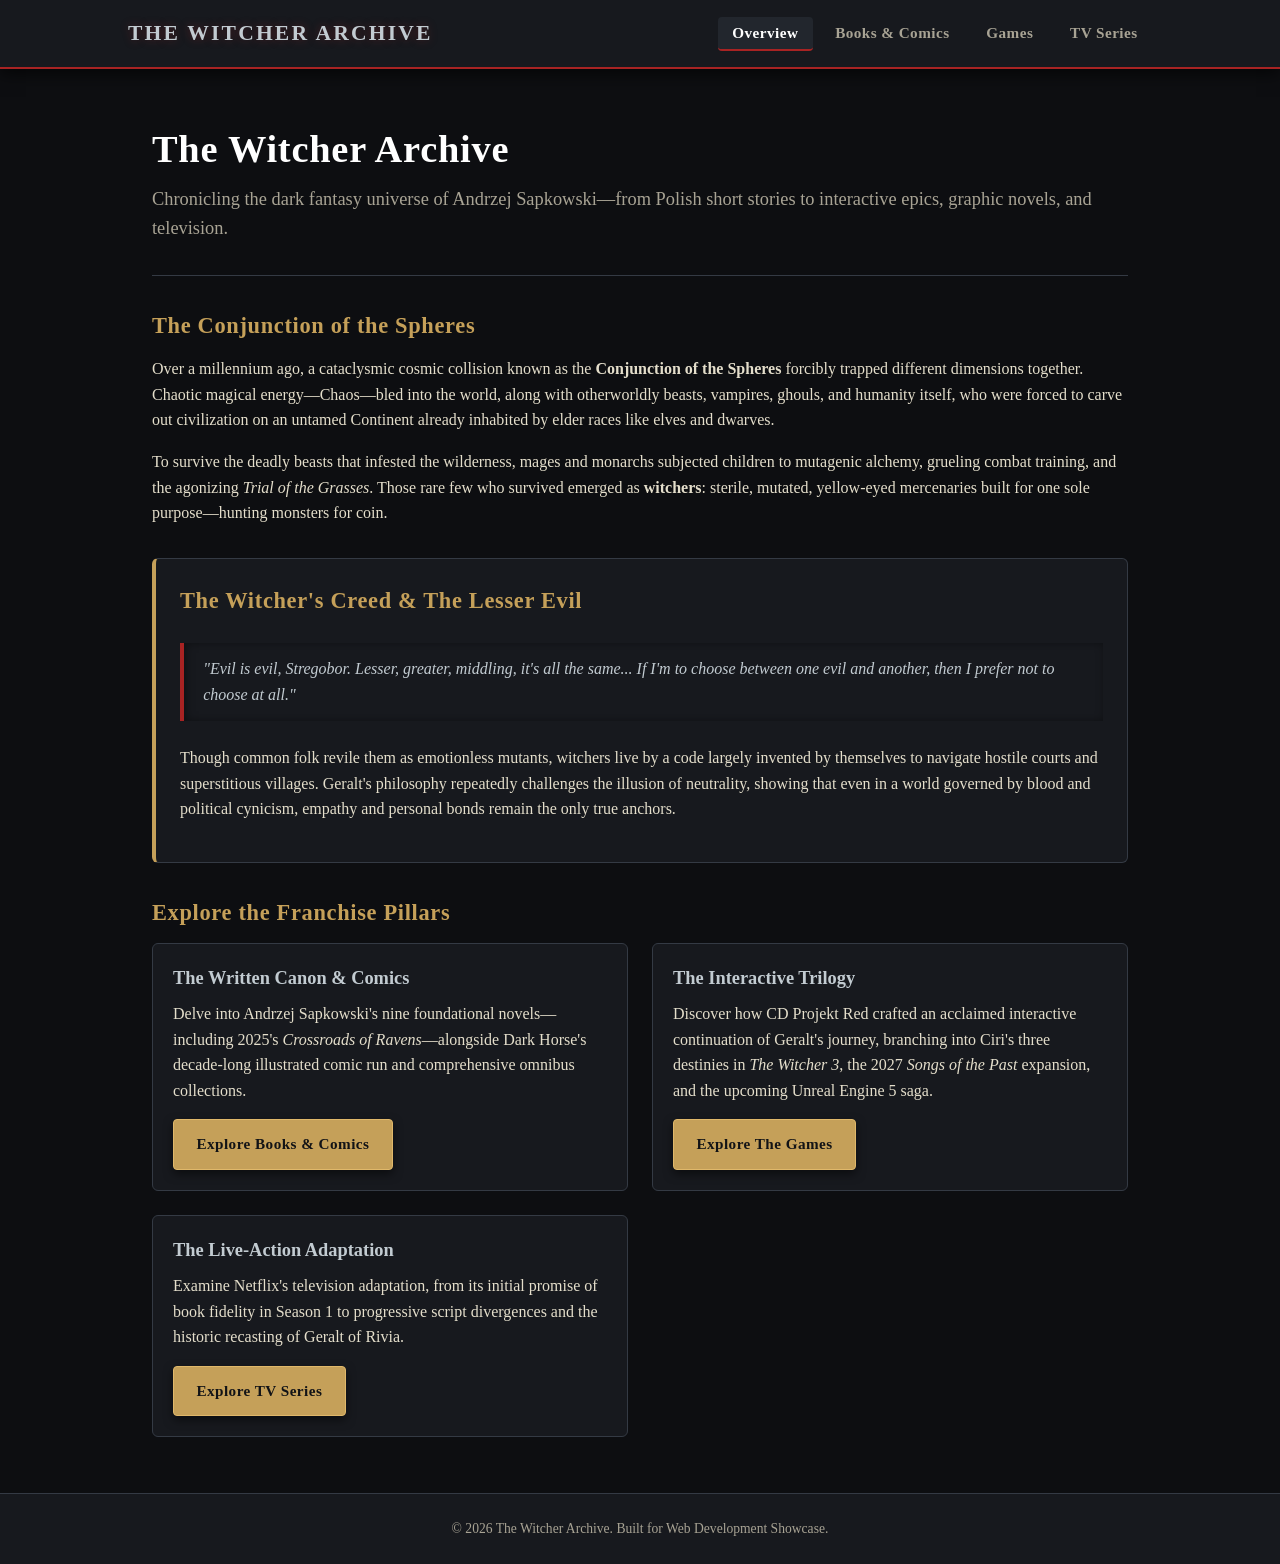
<file: index.html>
<!DOCTYPE html>
<html lang="en">
<head>
  <meta charset="UTF-8">
  <meta name="viewport" content="width=device-width, initial-scale=1.0">
  <meta name="description" content="An exhaustive archive exploring Andrzej Sapkowski's Witcher universe across books, video games, comics, and television.">
  <title>The Witcher Archive | Overview</title>
  <link rel="stylesheet" href="style.css">
</head>
<body>
  <header>
    <div class="header-container">
      <span class="site-logo">The Witcher Archive</span>
      <nav aria-label="Main Navigation">
        <ul class="nav-list">
          <li><a href="index.html" class="active">Overview</a></li>
          <li><a href="screenings.html">Books & Comics</a></li>
          <li><a href="workshops.html">Games</a></li>
          <li><a href="collaborations.html">TV Series</a></li>
        </ul>
      </nav>
    </div>
  </header>

  <main>
    <section class="hero">
      <h1>The Witcher Archive</h1>
      <p class="lead">Chronicling the dark fantasy universe of Andrzej Sapkowski—from Polish short stories to interactive epics, graphic novels, and television.</p>
    </section>

    <!-- 1. The Origin Lore -->
    <section class="content-block">
      <h2>The Conjunction of the Spheres</h2>
      <p>Over a millennium ago, a cataclysmic cosmic collision known as the <strong>Conjunction of the Spheres</strong> forcibly trapped different dimensions together. Chaotic magical energy—Chaos—bled into the world, along with otherworldly beasts, vampires, ghouls, and humanity itself, who were forced to carve out civilization on an untamed Continent already inhabited by elder races like elves and dwarves.</p>
      <p>To survive the deadly beasts that infested the wilderness, mages and monarchs subjected children to mutagenic alchemy, grueling combat training, and the agonizing <em>Trial of the Grasses</em>. Those rare few who survived emerged as <strong>witchers</strong>: sterile, mutated, yellow-eyed mercenaries built for one sole purpose—hunting monsters for coin.</p>
    </section>

    <!-- 2. The Code & Philosophy (Flows directly from witcher origins) -->
    <section class="content-block feature-box">
      <h2>The Witcher's Creed & The Lesser Evil</h2>
      <blockquote>
        "Evil is evil, Stregobor. Lesser, greater, middling, it's all the same... If I'm to choose between one evil and another, then I prefer not to choose at all."
      </blockquote>
      <p>Though common folk revile them as emotionless mutants, witchers live by a code largely invented by themselves to navigate hostile courts and superstitious villages. Geralt's philosophy repeatedly challenges the illusion of neutrality, showing that even in a world governed by blood and political cynicism, empathy and personal bonds remain the only true anchors.</p>
    </section>

    <!-- 3. Navigation to Franchise Pillars -->
    <section class="content-block">
      <h2>Explore the Franchise Pillars</h2>
      <div class="content-grid">
        <article class="card">
          <h3>The Written Canon & Comics</h3>
          <p>Delve into Andrzej Sapkowski's nine foundational novels—including 2025's <em>Crossroads of Ravens</em>—alongside Dark Horse's decade-long illustrated comic run and comprehensive omnibus collections.</p>
          <div class="btn-container" style="margin-top: 1rem;">
            <a href="screenings.html" class="btn-cta">Explore Books & Comics</a>
          </div>
        </article>

        <article class="card">
          <h3>The Interactive Trilogy</h3>
          <p>Discover how CD Projekt Red crafted an acclaimed interactive continuation of Geralt's journey, branching into Ciri's three destinies in <em>The Witcher 3</em>, the 2027 <em>Songs of the Past</em> expansion, and the upcoming Unreal Engine 5 saga.</p>
          <div class="btn-container" style="margin-top: 1rem;">
            <a href="workshops.html" class="btn-cta">Explore The Games</a>
          </div>
        </article>

        <article class="card">
          <h3>The Live-Action Adaptation</h3>
          <p>Examine Netflix's television adaptation, from its initial promise of book fidelity in Season 1 to progressive script divergences and the historic recasting of Geralt of Rivia.</p>
          <div class="btn-container" style="margin-top: 1rem;">
            <a href="collaborations.html" class="btn-cta">Explore TV Series</a>
          </div>
        </article>
      </div>
    </section>
  </main>

  <footer>
    <p>&copy; 2026 The Witcher Archive. Built for Web Development Showcase.</p>
  </footer>
</body>
</html>
</file>
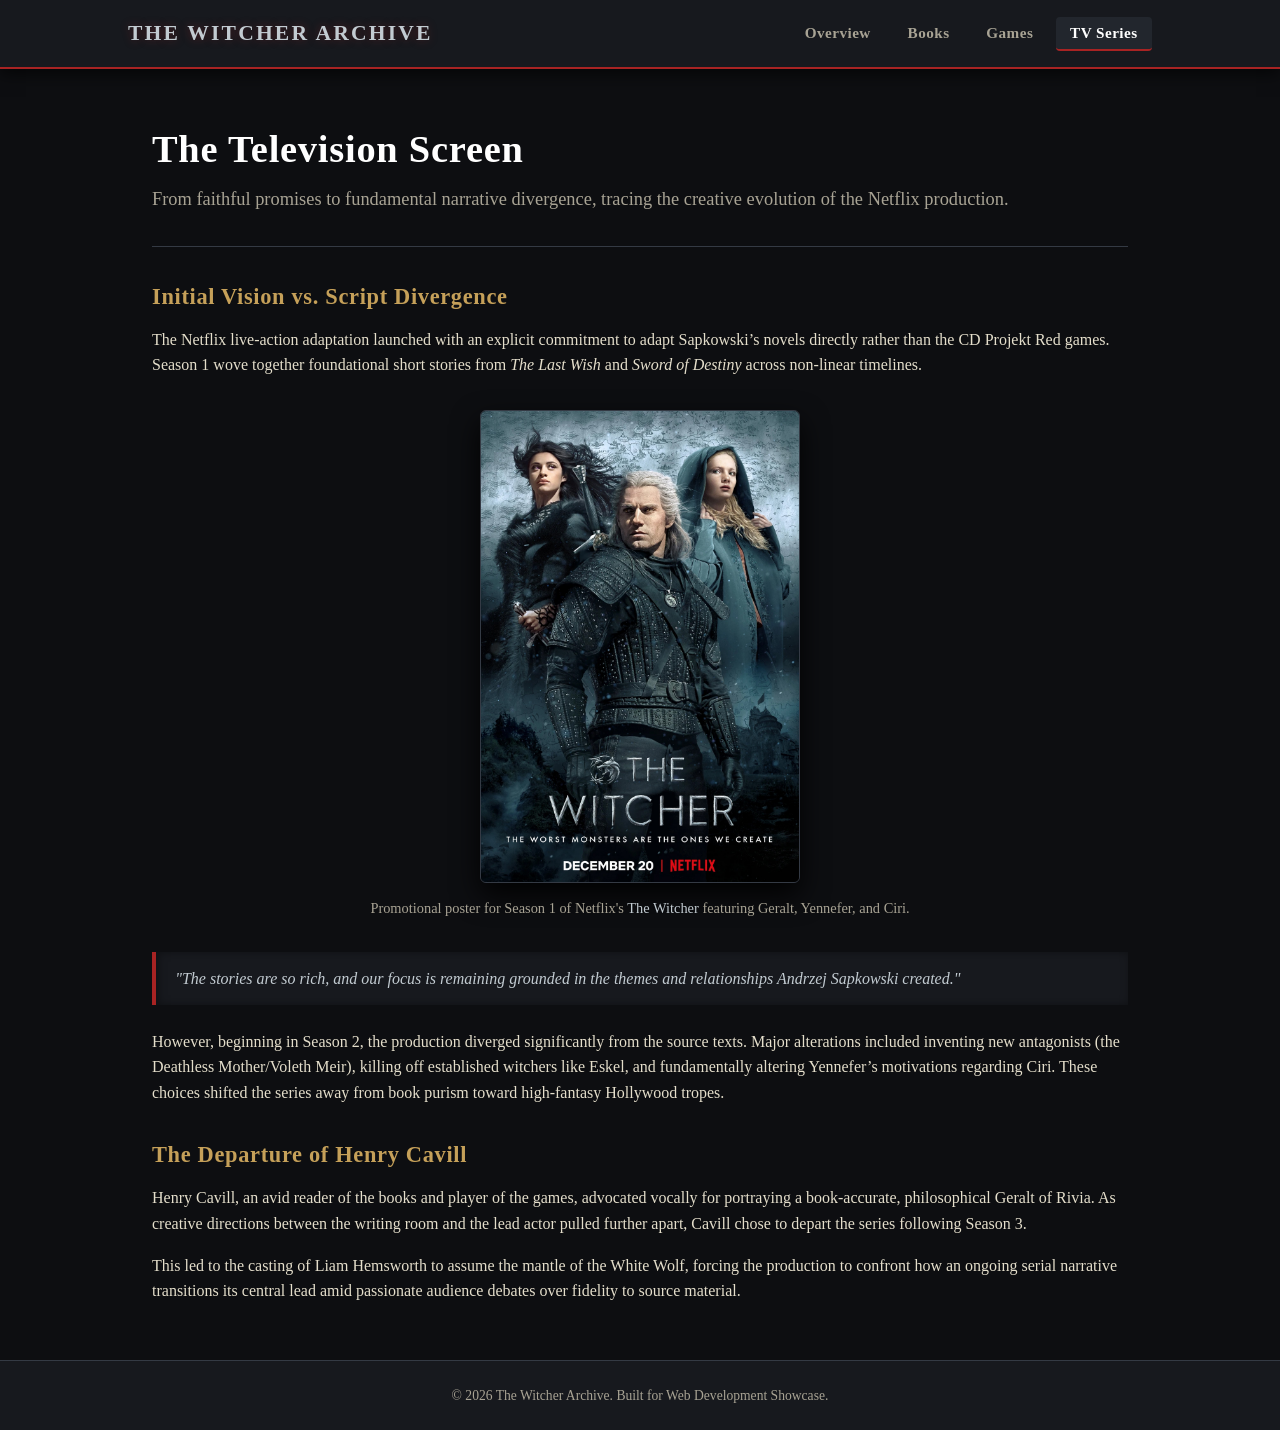
<file: collaborations.html>
<!DOCTYPE html>
<html lang="en">
<head>
  <meta charset="UTF-8">
  <meta name="viewport" content="width=device-width, initial-scale=1.0">
  <meta name="description" content="Examining the Netflix Witcher live-action adaptation, script divergences, and the recasting of Geralt.">
  <title>The Witcher Archive | The TV Series</title>
  <link rel="stylesheet" href="style.css">
</head>
<body>
  <header>
    <div class="header-container">
      <span class="site-logo">The Witcher Archive</span>
      <nav aria-label="Main Navigation">
        <ul class="nav-list">
          <li><a href="index.html">Overview</a></li>
          <li><a href="screenings.html">Books</a></li>
          <li><a href="workshops.html">Games</a></li>
          <li><a href="collaborations.html" class="active">TV Series</a></li>
        </ul>
      </nav>
    </div>
  </header>

  <main>
    <section class="hero">
      <h1>The Television Screen</h1>
      <p class="lead">From faithful promises to fundamental narrative divergence, tracing the creative evolution of the Netflix production.</p>
    </section>

    <section class="content-block">
      <h2>Initial Vision vs. Script Divergence</h2>
      <p>The Netflix live-action adaptation launched with an explicit commitment to adapt Sapkowski’s novels directly rather than the CD Projekt Red games. Season 1 wove together foundational short stories from <em>The Last Wish</em> and <em>Sword of Destiny</em> across non-linear timelines.</p>
      
      <figure class="media-container game-art-container">
        <img src="images/witcher-netflix.jpg" 
             alt="Official promotional poster for Netflix's The Witcher series featuring Geralt of Rivia flanked by Yennefer of Vengerberg and Princess Ciri." 
             class="responsive-img game-cover">
        <figcaption>Promotional poster for Season 1 of Netflix's <em>The Witcher</em> featuring Geralt, Yennefer, and Ciri.</figcaption>
      </figure>

      <blockquote cite="https://www.netflix.com">
        "The stories are so rich, and our focus is remaining grounded in the themes and relationships Andrzej Sapkowski created."
      </blockquote>

      <p>However, beginning in Season 2, the production diverged significantly from the source texts. Major alterations included inventing new antagonists (the Deathless Mother/Voleth Meir), killing off established witchers like Eskel, and fundamentally altering Yennefer’s motivations regarding Ciri. These choices shifted the series away from book purism toward high-fantasy Hollywood tropes.</p>
    </section>

    <section class="content-block">
      <h2>The Departure of Henry Cavill</h2>
      <p>Henry Cavill, an avid reader of the books and player of the games, advocated vocally for portraying a book-accurate, philosophical Geralt of Rivia. As creative directions between the writing room and the lead actor pulled further apart, Cavill chose to depart the series following Season 3.</p>
      <p>This led to the casting of Liam Hemsworth to assume the mantle of the White Wolf, forcing the production to confront how an ongoing serial narrative transitions its central lead amid passionate audience debates over fidelity to source material.</p>
    </section>
  </main>

  <footer>
    <p>&copy; 2026 The Witcher Archive. Built for Web Development Showcase.</p>
  </footer>
</body>
</html>
</file>
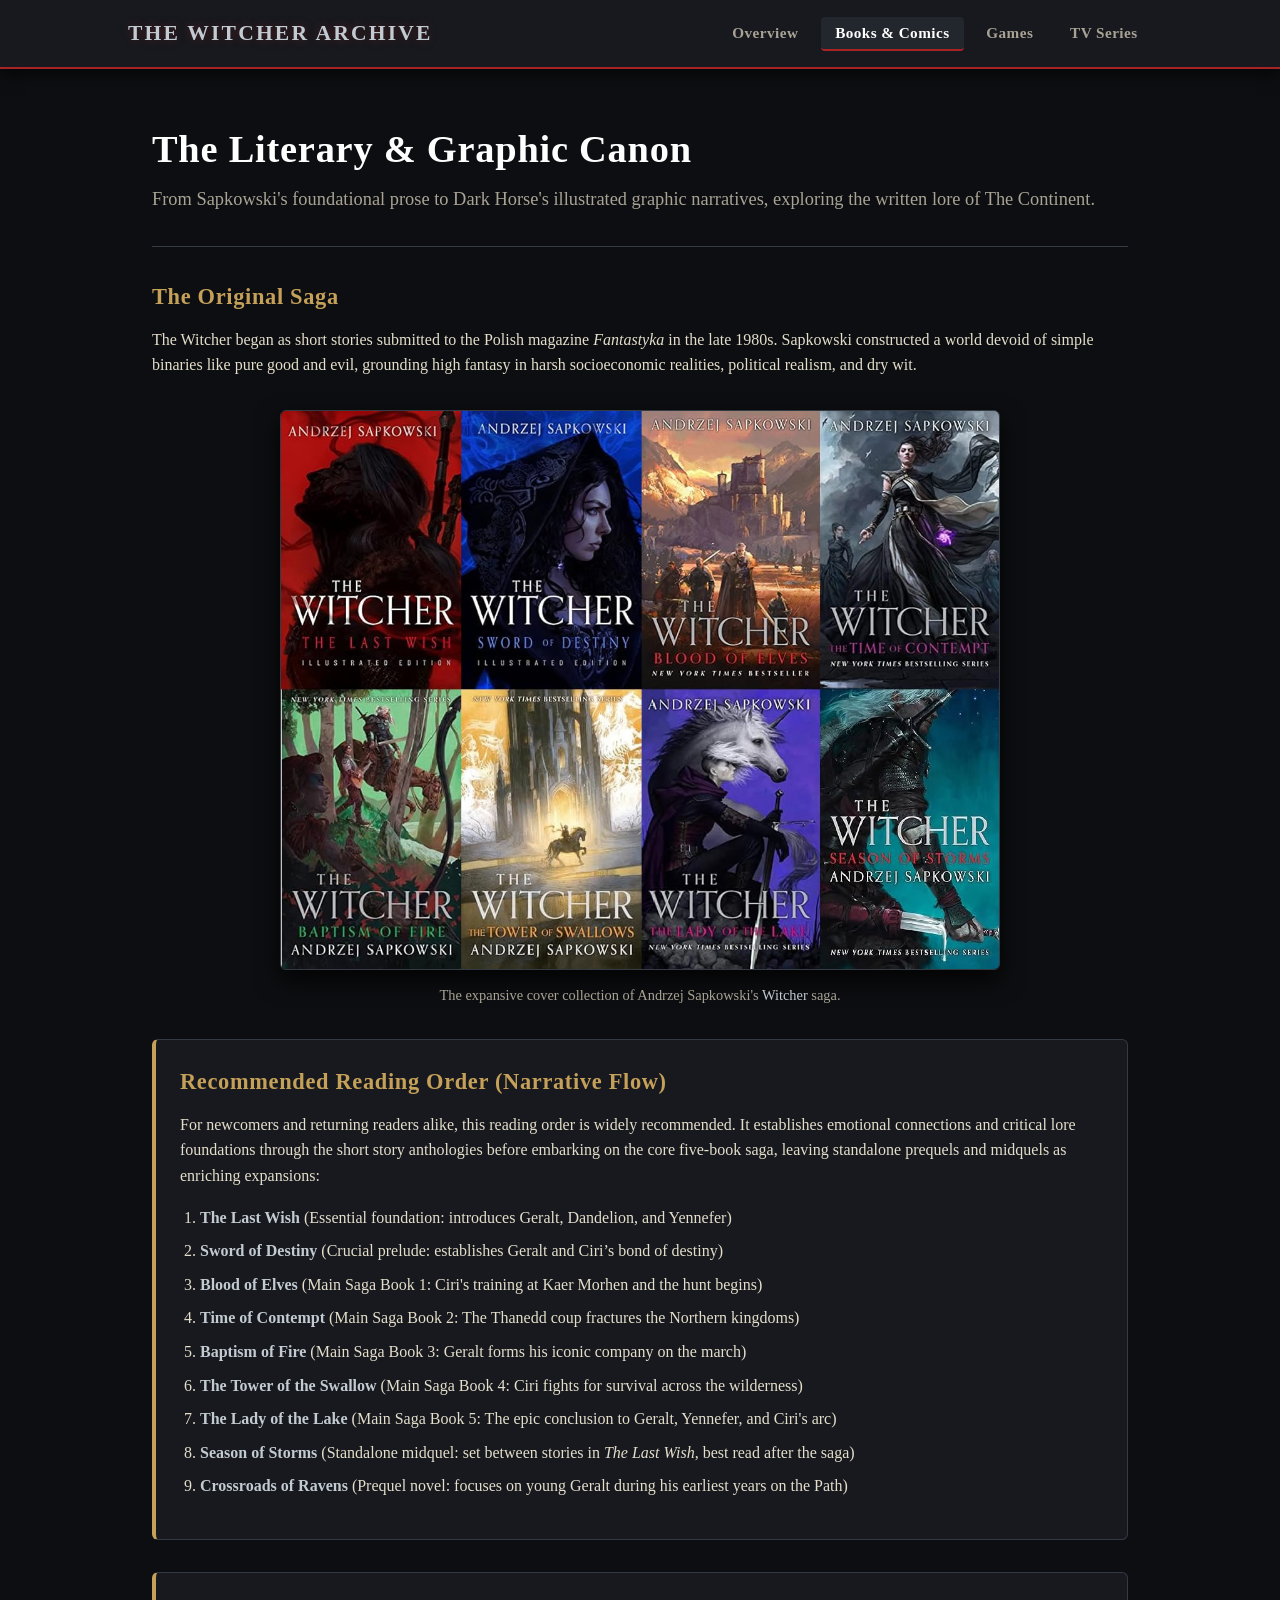
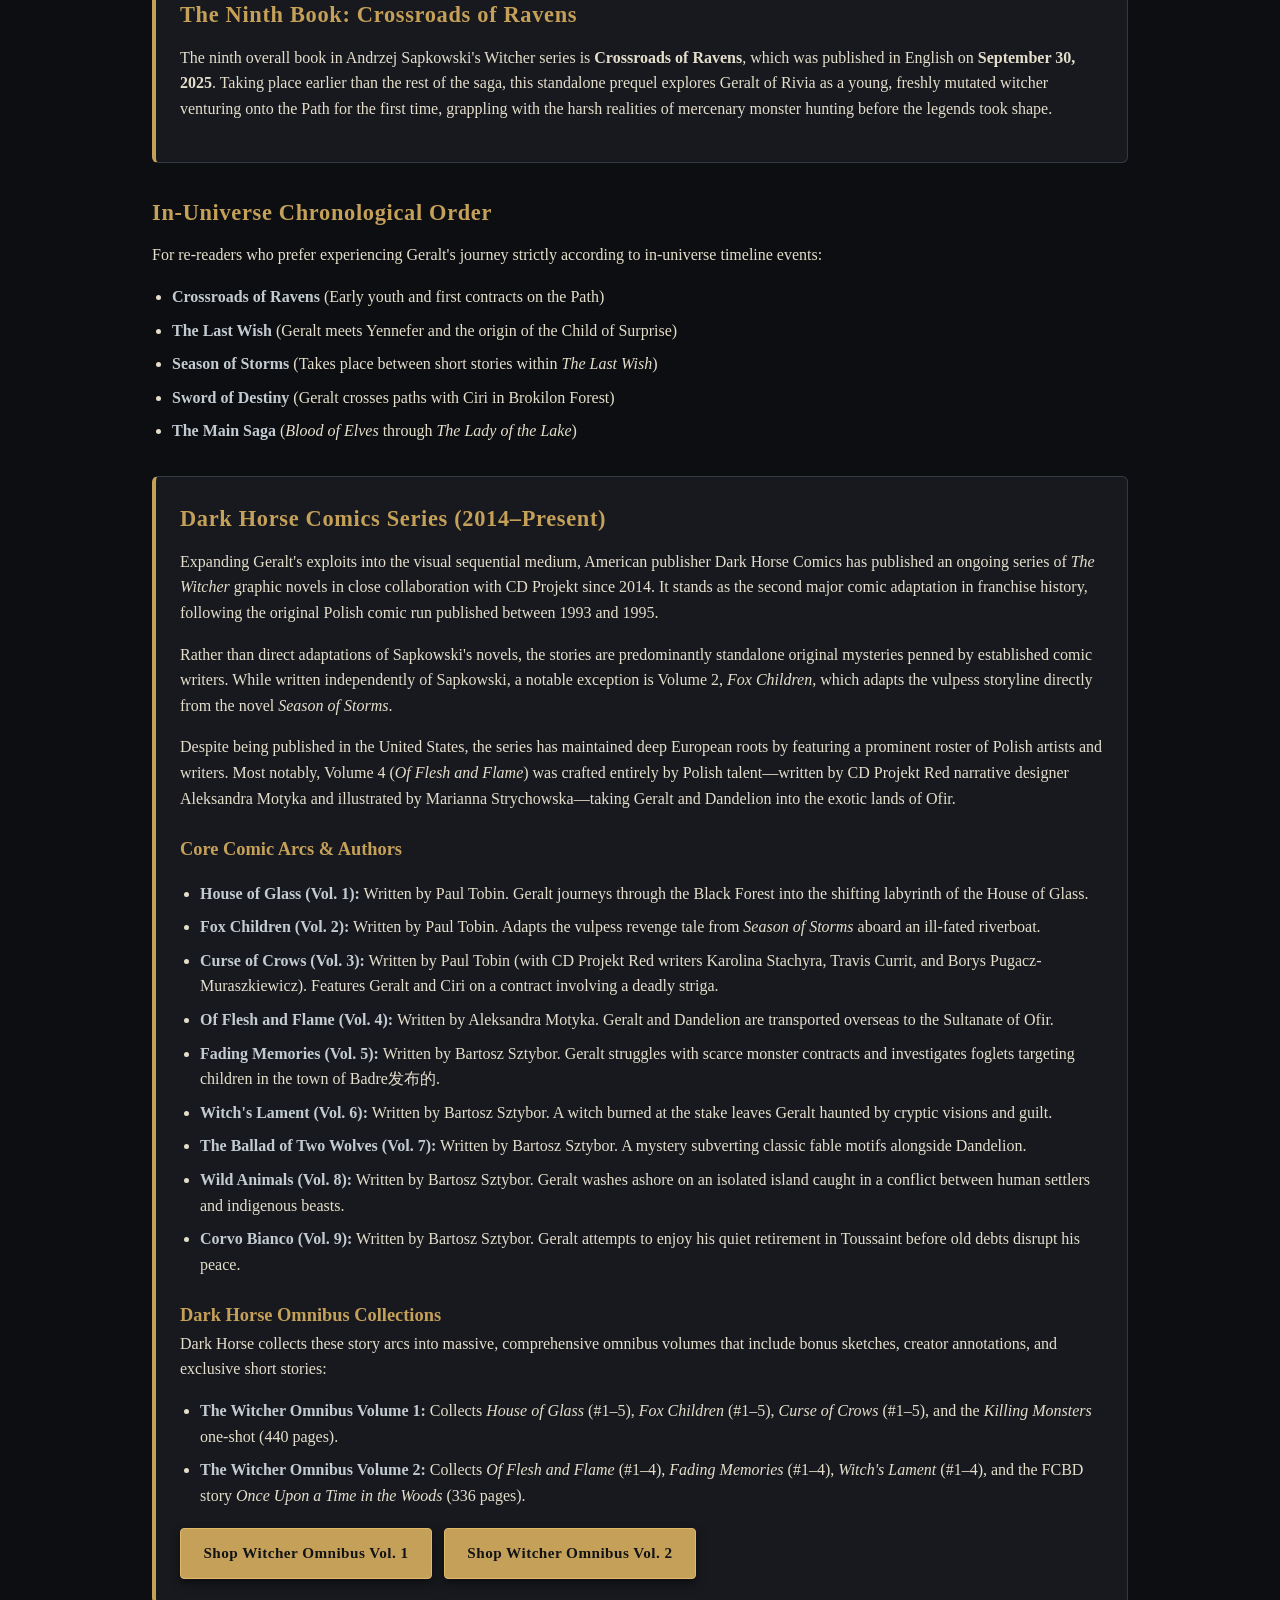
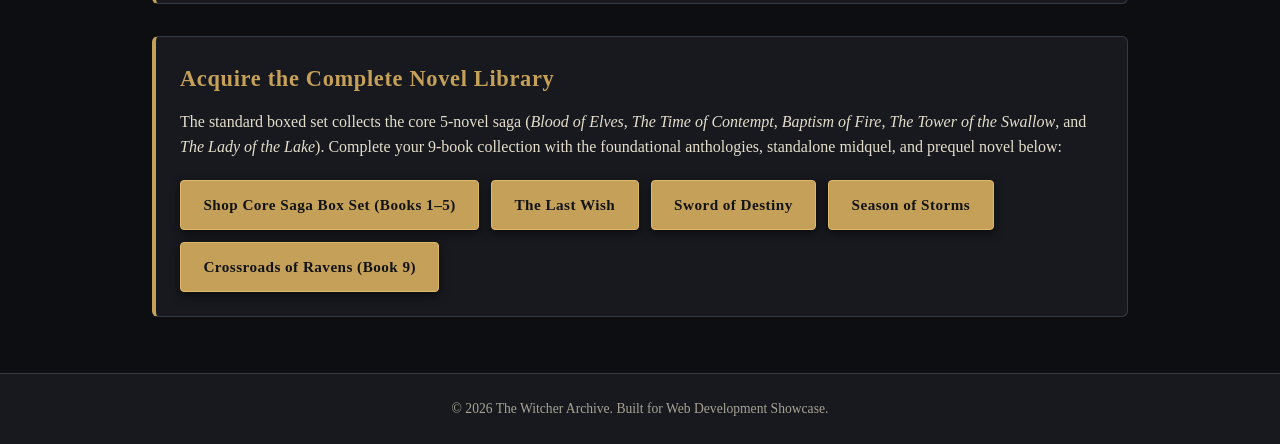
<file: screenings.html>
<!DOCTYPE html>
<html lang="en">
<head>
  <meta charset="UTF-8">
  <meta name="viewport" content="width=device-width, initial-scale=1.0">
  <meta name="description" content="A comprehensive reading and buying guide to Andrzej Sapkowski's Witcher books, Crossroads of Ravens, and the Dark Horse comic series.">
  <title>The Witcher Archive | The Books & Comics</title>
  <link rel="stylesheet" href="style.css">
</head>
<body>
  <header>
    <div class="header-container">
      <span class="site-logo">The Witcher Archive</span>
      <nav aria-label="Main Navigation">
        <ul class="nav-list">
          <li><a href="index.html">Overview</a></li>
          <li><a href="screenings.html" class="active">Books & Comics</a></li>
          <li><a href="workshops.html">Games</a></li>
          <li><a href="collaborations.html">TV Series</a></li>
        </ul>
      </nav>
    </div>
  </header>

  <main>
    <section class="hero">
      <h1>The Literary & Graphic Canon</h1>
      <p class="lead">From Sapkowski's foundational prose to Dark Horse's illustrated graphic narratives, exploring the written lore of The Continent.</p>
    </section>

    <section class="content-block">
      <h2>The Original Saga</h2>
      <p>The Witcher began as short stories submitted to the Polish magazine <em>Fantastyka</em> in the late 1980s. Sapkowski constructed a world devoid of simple binaries like pure good and evil, grounding high fantasy in harsh socioeconomic realities, political realism, and dry wit.</p>
      
      <figure class="media-container books-grid-container">
        <img src="images/witcher-books.jpg" 
             alt="Cover art collage of all eight Witcher novels by Andrzej Sapkowski, including The Last Wish, Sword of Destiny, and the five-book saga." 
             class="responsive-img books-poster">
        <figcaption>The expansive cover collection of Andrzej Sapkowski's <em>Witcher</em> saga.</figcaption>
      </figure>
    </section>

    <section class="content-block feature-box">
      <h2>Recommended Reading Order (Narrative Flow)</h2>
      <p>For newcomers and returning readers alike, this reading order is widely recommended. It establishes emotional connections and critical lore foundations through the short story anthologies before embarking on the core five-book saga, leaving standalone prequels and midquels as enriching expansions:</p>
      <ol class="reading-list">
        <li><strong>The Last Wish</strong> (Essential foundation: introduces Geralt, Dandelion, and Yennefer)</li>
        <li><strong>Sword of Destiny</strong> (Crucial prelude: establishes Geralt and Ciri’s bond of destiny)</li>
        <li><strong>Blood of Elves</strong> (Main Saga Book 1: Ciri's training at Kaer Morhen and the hunt begins)</li>
        <li><strong>Time of Contempt</strong> (Main Saga Book 2: The Thanedd coup fractures the Northern kingdoms)</li>
        <li><strong>Baptism of Fire</strong> (Main Saga Book 3: Geralt forms his iconic company on the march)</li>
        <li><strong>The Tower of the Swallow</strong> (Main Saga Book 4: Ciri fights for survival across the wilderness)</li>
        <li><strong>The Lady of the Lake</strong> (Main Saga Book 5: The epic conclusion to Geralt, Yennefer, and Ciri's arc)</li>
        <li><strong>Season of Storms</strong> (Standalone midquel: set between stories in <em>The Last Wish</em>, best read after the saga)</li>
        <li><strong>Crossroads of Ravens</strong> (Prequel novel: focuses on young Geralt during his earliest years on the Path)</li>
      </ol>
    </section>

    <section class="content-block expansion-box">
      <h2>The Ninth Book: Crossroads of Ravens</h2>
      <p>The ninth overall book in Andrzej Sapkowski's Witcher series is <strong>Crossroads of Ravens</strong>, which was published in English on <strong>September 30, 2025</strong>. Taking place earlier than the rest of the saga, this standalone prequel explores Geralt of Rivia as a young, freshly mutated witcher venturing onto the Path for the first time, grappling with the harsh realities of mercenary monster hunting before the legends took shape.</p>
    </section>

    <section class="content-block">
      <h2>In-Universe Chronological Order</h2>
      <p>For re-readers who prefer experiencing Geralt's journey strictly according to in-universe timeline events:</p>
      <ul class="feature-list">
        <li><strong>Crossroads of Ravens</strong> (Early youth and first contracts on the Path)</li>
        <li><strong>The Last Wish</strong> (Geralt meets Yennefer and the origin of the Child of Surprise)</li>
        <li><strong>Season of Storms</strong> (Takes place between short stories within <em>The Last Wish</em>)</li>
        <li><strong>Sword of Destiny</strong> (Geralt crosses paths with Ciri in Brokilon Forest)</li>
        <li><strong>The Main Saga</strong> (<em>Blood of Elves</em> through <em>The Lady of the Lake</em>)</li>
      </ul>
    </section>

    <section class="content-block feature-box">
      <h2>Dark Horse Comics Series (2014–Present)</h2>
      <p>Expanding Geralt's exploits into the visual sequential medium, American publisher Dark Horse Comics has published an ongoing series of <em>The Witcher</em> graphic novels in close collaboration with CD Projekt since 2014. It stands as the second major comic adaptation in franchise history, following the original Polish comic run published between 1993 and 1995.</p>
      
      <p>Rather than direct adaptations of Sapkowski's novels, the stories are predominantly standalone original mysteries penned by established comic writers. While written independently of Sapkowski, a notable exception is Volume 2, <em>Fox Children</em>, which adapts the vulpess storyline directly from the novel <em>Season of Storms</em>.</p>

      <p>Despite being published in the United States, the series has maintained deep European roots by featuring a prominent roster of Polish artists and writers. Most notably, Volume 4 (<em>Of Flesh and Flame</em>) was crafted entirely by Polish talent—written by CD Projekt Red narrative designer Aleksandra Motyka and illustrated by Marianna Strychowska—taking Geralt and Dandelion into the exotic lands of Ofir.</p>

      <h3 style="margin-top: 1.5rem; color: var(--accent-gold); font-size: 1.15rem;">Core Comic Arcs & Authors</h3>
      <ul class="reading-list">
        <li><strong>House of Glass (Vol. 1):</strong> Written by Paul Tobin. Geralt journeys through the Black Forest into the shifting labyrinth of the House of Glass.</li>
        <li><strong>Fox Children (Vol. 2):</strong> Written by Paul Tobin. Adapts the vulpess revenge tale from <em>Season of Storms</em> aboard an ill-fated riverboat.</li>
        <li><strong>Curse of Crows (Vol. 3):</strong> Written by Paul Tobin (with CD Projekt Red writers Karolina Stachyra, Travis Currit, and Borys Pugacz-Muraszkiewicz). Features Geralt and Ciri on a contract involving a deadly striga.</li>
        <li><strong>Of Flesh and Flame (Vol. 4):</strong> Written by Aleksandra Motyka. Geralt and Dandelion are transported overseas to the Sultanate of Ofir.</li>
        <li><strong>Fading Memories (Vol. 5):</strong> Written by Bartosz Sztybor. Geralt struggles with scarce monster contracts and investigates foglets targeting children in the town of Badre发布的.</li>
        <li><strong>Witch's Lament (Vol. 6):</strong> Written by Bartosz Sztybor. A witch burned at the stake leaves Geralt haunted by cryptic visions and guilt.</li>
        <li><strong>The Ballad of Two Wolves (Vol. 7):</strong> Written by Bartosz Sztybor. A mystery subverting classic fable motifs alongside Dandelion.</li>
        <li><strong>Wild Animals (Vol. 8):</strong> Written by Bartosz Sztybor. Geralt washes ashore on an isolated island caught in a conflict between human settlers and indigenous beasts.</li>
        <li><strong>Corvo Bianco (Vol. 9):</strong> Written by Bartosz Sztybor. Geralt attempts to enjoy his quiet retirement in Toussaint before old debts disrupt his peace.</li>
      </ul>

      <h3 style="margin-top: 1.5rem; color: var(--accent-gold); font-size: 1.15rem;">Dark Horse Omnibus Collections</h3>
      <p>Dark Horse collects these story arcs into massive, comprehensive omnibus volumes that include bonus sketches, creator annotations, and exclusive short stories:</p>
      <ul class="feature-list">
        <li><strong>The Witcher Omnibus Volume 1:</strong> Collects <em>House of Glass</em> (#1–5), <em>Fox Children</em> (#1–5), <em>Curse of Crows</em> (#1–5), and the <em>Killing Monsters</em> one-shot (440 pages).</li>
        <li><strong>The Witcher Omnibus Volume 2:</strong> Collects <em>Of Flesh and Flame</em> (#1–4), <em>Fading Memories</em> (#1–4), <em>Witch's Lament</em> (#1–4), and the FCBD story <em>Once Upon a Time in the Woods</em> (336 pages).</li>
      </ul>

      <div class="btn-container" style="display: flex; gap: 0.75rem; flex-wrap: wrap; margin-top: 1.25rem;">
        <a href="https://www.darkhorsedirect.com/products/the-witcher-omnibus-tpb" target="_blank" rel="noopener noreferrer" class="btn-cta">Shop Witcher Omnibus Vol. 1</a>
        <a href="https://www.darkhorsedirect.com/products/the-witcher-omnibus-volume-2-tpb" target="_blank" rel="noopener noreferrer" class="btn-cta">Shop Witcher Omnibus Vol. 2</a>
      </div>
    </section>

    <section class="content-block pre-order-box">
      <h2>Acquire the Complete Novel Library</h2>
      <p>The standard boxed set collects the core 5-novel saga (<em>Blood of Elves</em>, <em>The Time of Contempt</em>, <em>Baptism of Fire</em>, <em>The Tower of the Swallow</em>, and <em>The Lady of the Lake</em>). Complete your 9-book collection with the foundational anthologies, standalone midquel, and prequel novel below:</p>
      
      <div class="btn-container" style="display: flex; gap: 0.75rem; flex-wrap: wrap;">
        <!-- Core 5-Book Saga Box Set -->
        <a href="https://www.barnesandnoble.com/w/the-witcher-boxed-set-andrzej-sapkowski/1141345685" target="_blank" rel="noopener noreferrer" class="btn-cta">Shop Core Saga Box Set (Books 1–5)</a>
        
        <!-- Short Story Collections (Crucial Preludes) -->
        <a href="https://www.barnesandnoble.com/w/the-last-wish-andrzej-sapkowski/1101952206" target="_blank" rel="noopener noreferrer" class="btn-cta">The Last Wish</a>
        <a href="https://www.barnesandnoble.com/w/sword-of-destiny-andrzej-sapkowski/1121710243" target="_blank" rel="noopener noreferrer" class="btn-cta">Sword of Destiny</a>
        
        <!-- Standalone Midquel -->
        <a href="https://www.barnesandnoble.com/w/season-of-storms-andrzej-sapkowski/1126997569" target="_blank" rel="noopener noreferrer" class="btn-cta">Season of Storms</a>
        
        <!-- Ninth Book / Standalone Prequel -->
        <a href="https://www.barnesandnoble.com/w/crossroads-of-ravens-andrzej-sapkowski/1147445618" target="_blank" rel="noopener noreferrer" class="btn-cta">Crossroads of Ravens (Book 9)</a>
      </div>
    </section>
  </main>

  <footer>
    <p>&copy; 2026 The Witcher Archive. Built for Web Development Showcase.</p>
  </footer>
</body>
</html>
</file>
<file: style.css>
/* --- CSS RESET & THE WITCHER PALETTE --- */
* {
  box-sizing: border-box;
  margin: 0;
  padding: 0;
}

:root {
  /* Slate & Kaer Morhen Stone */
  --bg-primary: #0d0e11;
  --bg-secondary: #17191e;
  --bg-accent: #22262d;
  --border-color: #343a44;

  /* Parchment & Bestiary Typography */
  --text-main: #e4decb;
  --text-muted: #a8a394;
  --text-silver: #c2cbd1;

  /* Witcher Wolf & Gold Accents */
  --accent-crimson: #a82323;
  --accent-crimson-hover: #c42d2d;
  --accent-gold: #c5a059;
  --accent-gold-hover: #e0b86a;
  --accent-gold-dim: #8e733e;

  --font-family: -apple-system, BlinkMacSystemFont, "Segoe UI", Roboto, Georgia, serif;
}

body {
  font-family: var(--font-family);
  background-color: var(--bg-primary);
  color: var(--text-main);
  line-height: 1.6;
  display: flex;
  flex-direction: column;
  min-height: 100vh;
}

/* --- HEADER & NAVIGATION (Mobile-First) --- */
header {
  background-color: var(--bg-secondary);
  border-bottom: 2px solid var(--accent-crimson);
  padding: 1rem;
  box-shadow: 0 4px 16px rgba(0, 0, 0, 0.7);
}

.header-container {
  display: flex;
  flex-direction: column;
  gap: 0.75rem;
  align-items: center;
}

.site-logo {
  font-size: 1.35rem;
  font-weight: 800;
  letter-spacing: 0.1em;
  color: var(--text-silver);
  text-transform: uppercase;
  text-shadow: 0 0 10px rgba(168, 35, 35, 0.4);
}

.nav-list {
  display: flex;
  flex-wrap: wrap;
  list-style: none;
  gap: 0.5rem;
  justify-content: center;
}

.nav-list a {
  text-decoration: none;
  color: var(--text-muted);
  padding: 0.45rem 0.9rem;
  border-radius: 4px;
  font-size: 0.95rem;
  font-weight: 600;
  letter-spacing: 0.03em;
  transition: color 0.2s, background-color 0.2s;
}

.nav-list a:hover,
.nav-list a.active {
  color: #ffffff;
  background-color: var(--bg-accent);
}

.nav-list a.active {
  border-bottom: 2px solid var(--accent-crimson);
}

/* --- MAIN CONTENT LAYOUT --- */
main {
  flex: 1;
  width: 100%;
  max-width: 1024px;
  margin: 0 auto;
  padding: 1.5rem;
}

.hero {
  padding: 2rem 0;
  border-bottom: 1px solid var(--border-color);
  margin-bottom: 2rem;
}

.hero h1 {
  font-size: 1.85rem;
  color: #ffffff;
  margin-bottom: 0.75rem;
  line-height: 1.25;
  letter-spacing: 0.02em;
}

.hero .lead {
  font-size: 1.05rem;
  color: var(--text-muted);
}

.content-block {
  margin-bottom: 2rem;
}

.content-block h2 {
  font-size: 1.4rem;
  color: var(--accent-gold);
  margin-bottom: 0.75rem;
  letter-spacing: 0.03em;
}

.content-block p {
  margin-bottom: 1rem;
}

/* Lists */
.reading-list,
.feature-list {
  padding-left: 1.25rem;
  margin: 1rem 0;
}

.reading-list li,
.feature-list li {
  margin-bottom: 0.5rem;
  color: var(--text-main);
}

.reading-list strong,
.feature-list strong {
  color: var(--text-silver);
}

/* Dialogue Quotes */
blockquote {
  border-left: 4px solid var(--accent-crimson);
  padding: 0.85rem 1.2rem;
  margin: 1.5rem 0;
  background-color: var(--bg-secondary);
  font-style: italic;
  color: var(--text-silver);
  box-shadow: inset 2px 0 8px rgba(0, 0, 0, 0.4);
}

/* --- MEDIA & POSTER ENHANCEMENTS --- */
.media-container {
  display: flex;
  flex-direction: column;
  align-items: center;
  text-align: center;
  margin: 2rem 0;
}

.responsive-img {
  display: block;
  width: 100%;
  height: auto;
  border-radius: 6px;
  transition: transform 0.3s ease, box-shadow 0.3s ease, border-color 0.3s ease;
}

/* Books Collage */
.books-grid-container {
  margin: 2rem auto;
  max-width: 720px;
}

.books-poster {
  border: 1px solid var(--border-color);
  box-shadow: 0 10px 25px rgba(0, 0, 0, 0.8);
}

.books-poster:hover {
  transform: translateY(-4px);
  border-color: var(--accent-crimson);
  box-shadow: 0 14px 30px rgba(168, 35, 35, 0.3);
}

/* Portrait Posters (Games & TV) */
.game-art-container {
  margin: 2rem auto;
}

.game-cover {
  max-width: 320px;
  border: 1px solid var(--border-color);
  box-shadow: 0 12px 28px rgba(0, 0, 0, 0.9);
}

.game-cover:hover {
  transform: scale(1.02);
  border-color: var(--accent-crimson);
  box-shadow: 0 16px 36px rgba(168, 35, 35, 0.35);
}

figcaption {
  font-size: 0.9rem;
  color: var(--text-muted);
  margin-top: 0.85rem;
}

figcaption em {
  color: var(--text-silver);
  font-style: normal;
}

/* Callout Boxes (Expansions & Pre-Orders) */
.pre-order-box,
.expansion-box,
.feature-box {
  background-color: var(--bg-secondary);
  border: 1px solid var(--border-color);
  border-left: 4px solid var(--accent-gold);
  border-radius: 6px;
  padding: 1.5rem;
  margin-top: 2rem;
}

.btn-container {
  margin-top: 1.25rem;
}

/* --- CRISP, ACCESSIBLE BUTTONS (NO VIBRATION/BLUR) --- */
.btn-cta {
  display: inline-block;
  background-color: var(--accent-gold);
  color: #121316;
  font-weight: 700;
  text-decoration: none;
  padding: 0.75rem 1.4rem;
  border-radius: 4px;
  font-size: 0.95rem;
  letter-spacing: 0.03em;
  border: 1px solid var(--accent-gold-hover);
  box-shadow: 0 4px 10px rgba(0, 0, 0, 0.5);
  transition: background-color 0.2s ease, transform 0.2s ease, border-color 0.2s ease;
}

.btn-cta:hover {
  background-color: var(--accent-gold-hover);
  border-color: #ffffff;
  transform: translateY(-2px);
  box-shadow: 0 6px 14px rgba(0, 0, 0, 0.7);
}

/* Cards (Mobile: Stacked) */
.content-grid {
  display: flex;
  flex-direction: column;
  gap: 1.25rem;
}

.card {
  background-color: var(--bg-secondary);
  border: 1px solid var(--border-color);
  padding: 1.25rem;
  border-radius: 6px;
}

.card h3 {
  font-size: 1.15rem;
  color: var(--text-silver);
  margin-bottom: 0.5rem;
}

/* --- FOOTER --- */
footer {
  background-color: var(--bg-secondary);
  border-top: 1px solid var(--border-color);
  text-align: center;
  padding: 1.5rem;
  font-size: 0.85rem;
  color: var(--text-muted);
}

/* --- DESKTOP MEDIA QUERY (Responsive Adjustment) --- */
@media screen and (min-width: 768px) {
  .header-container {
    flex-direction: row;
    justify-content: space-between;
    max-width: 1024px;
    margin: 0 auto;
  }

  .hero h1 {
    font-size: 2.4rem;
  }

  .hero .lead {
    font-size: 1.15rem;
  }

  .content-grid {
    display: grid;
    grid-template-columns: 1fr 1fr;
    gap: 1.5rem;
  }
}
</file>
